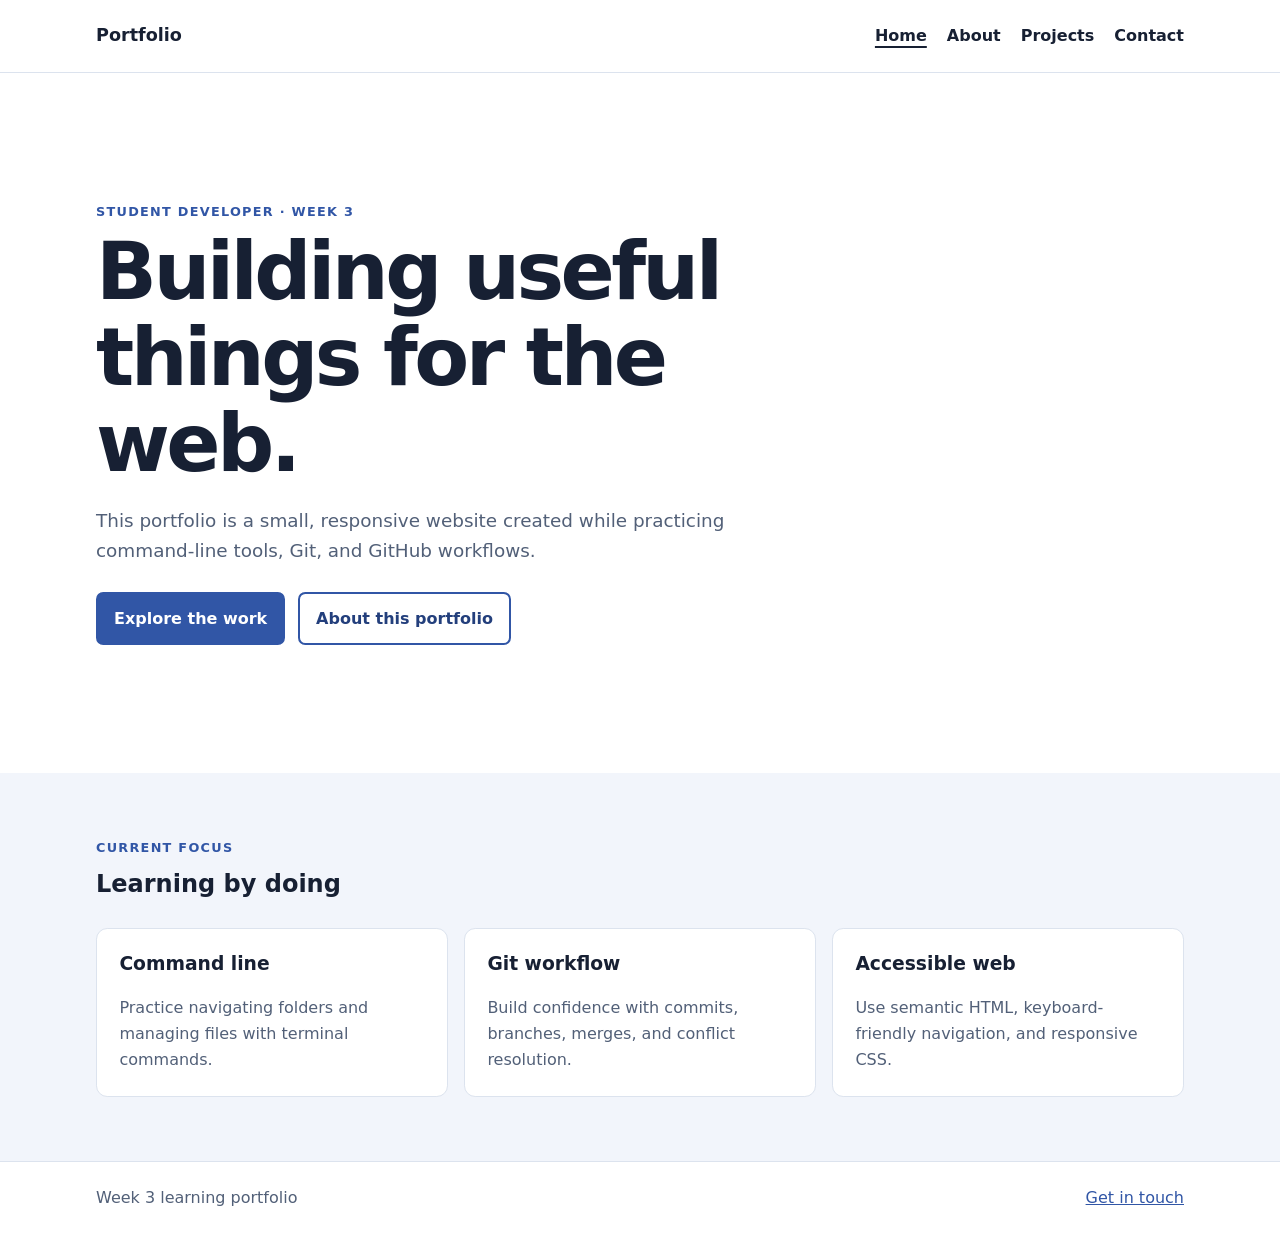
<file: index.html>
<!doctype html>
<html lang="en">
<head>
  <meta charset="utf-8">
  <meta name="viewport" content="width=device-width, initial-scale=1">
  <meta name="description" content="A student developer portfolio built during Week 3.">
  <title>Home | Portfolio</title>
  <link rel="stylesheet" href="css/styles.css">
</head>
<body>
  <a class="skip-link" href="#main">Skip to content</a>
  <header class="site-header">
    <nav class="navigation container" aria-label="Main navigation">
      <a class="brand" href="index.html">Portfolio</a>
      <ul class="navigation__links">
        <li><a aria-current="page" href="index.html">Home</a></li>
        <li><a href="about.html">About</a></li>
        <li><a href="projects.html">Projects</a></li>
        <li><a href="contact.html">Contact</a></li>
      </ul>
    </nav>
  </header>
  <main id="main">
    <section class="hero container">
      <p class="eyebrow">Student developer · Week 3</p>
      <h1>Building useful things for the web.</h1>
      <p class="hero__copy">This portfolio is a small, responsive website created while practicing command-line tools, Git, and GitHub workflows.</p>
      <div class="button-row">
        <a class="button" href="projects.html">Explore the work</a>
        <a class="button button--secondary" href="about.html">About this portfolio</a>
      </div>
    </section>
    <section class="section section--tint">
      <div class="container">
        <p class="eyebrow">Current focus</p>
        <h2>Learning by doing</h2>
        <div class="card-grid">
          <article class="card">
            <h3>Command line</h3>
            <p>Practice navigating folders and managing files with terminal commands.</p>
          </article>
          <article class="card">
            <h3>Git workflow</h3>
            <p>Build confidence with commits, branches, merges, and conflict resolution.</p>
          </article>
          <article class="card">
            <h3>Accessible web</h3>
            <p>Use semantic HTML, keyboard-friendly navigation, and responsive CSS.</p>
          </article>
        </div>
      </div>
    </section>
  </main>
  <footer class="site-footer">
    <div class="container footer-content">
      <p>Week 3 learning portfolio</p>
      <a href="contact.html">Get in touch</a>
    </div>
  </footer>
</body>
</html>
</file>
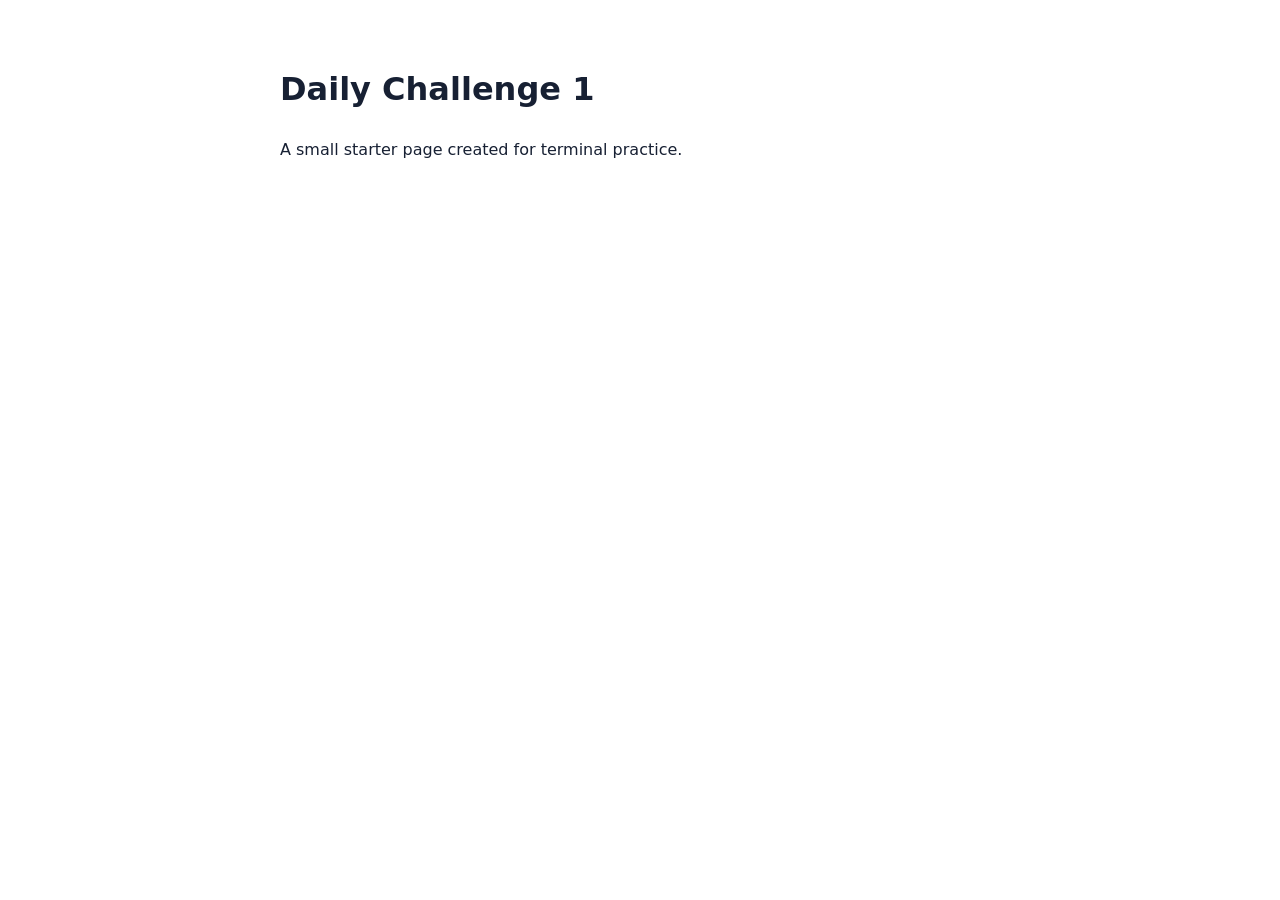
<file: daily-challenge-1/src/index.html>
<!doctype html>
<html lang="en">
<head>
  <meta charset="utf-8">
  <meta name="viewport" content="width=device-width, initial-scale=1">
  <title>Daily Challenge 1</title>
  <link rel="stylesheet" href="css/style.css">
</head>
<body>
  <main>
    <h1>Daily Challenge 1</h1>
    <p>A small starter page created for terminal practice.</p>
  </main>
  <script src="js/app.js" defer></script>
</body>
</html>
</file>
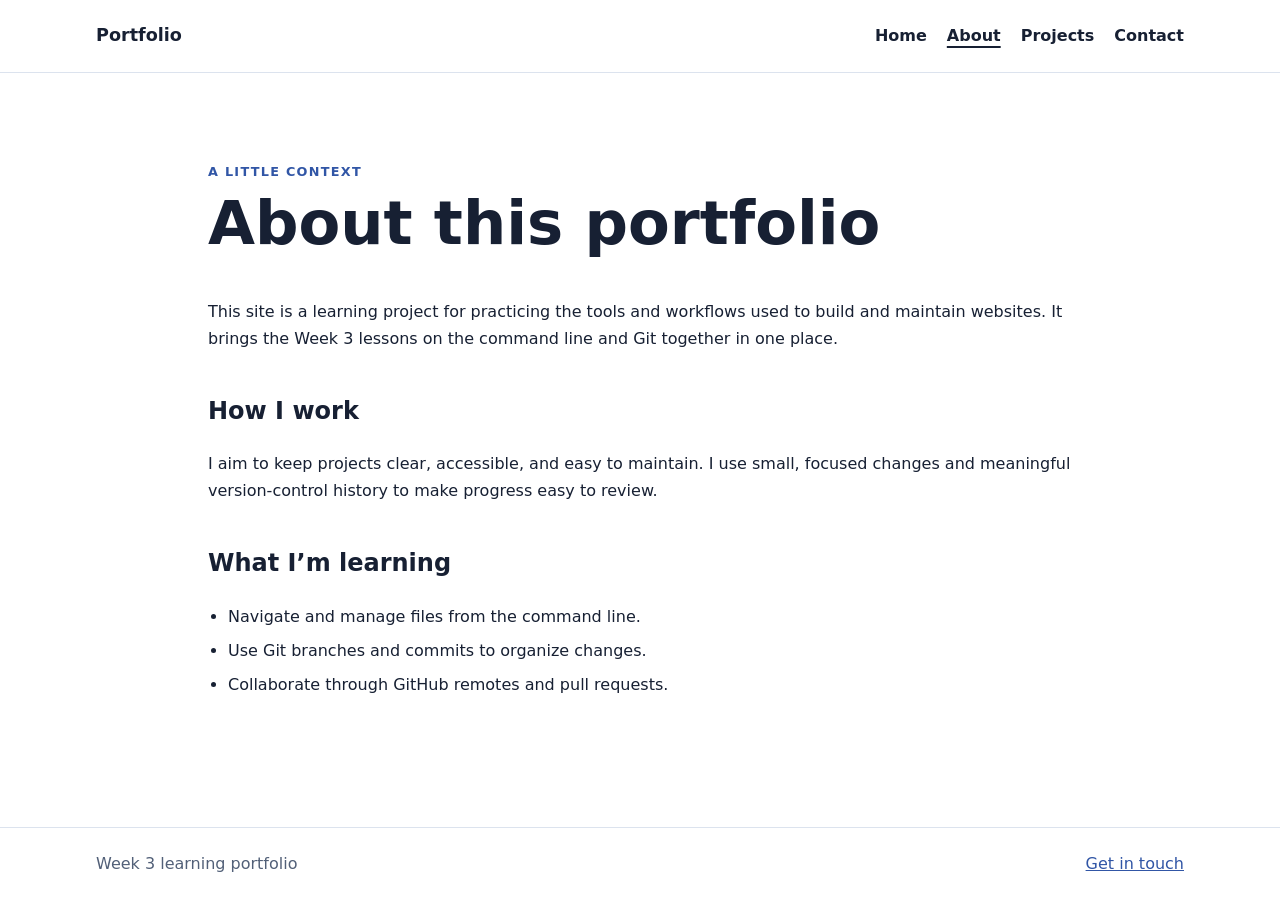
<file: about.html>
<!doctype html>
<html lang="en">
<head>
  <meta charset="utf-8">
  <meta name="viewport" content="width=device-width, initial-scale=1">
  <meta name="description" content="About this student developer portfolio.">
  <title>About | Portfolio</title>
  <link rel="stylesheet" href="css/styles.css">
</head>
<body>
  <a class="skip-link" href="#main">Skip to content</a>
  <header class="site-header">
    <nav class="navigation container" aria-label="Main navigation">
      <a class="brand" href="index.html">Portfolio</a>
      <ul class="navigation__links">
        <li><a href="index.html">Home</a></li>
        <li><a aria-current="page" href="about.html">About</a></li>
        <li><a href="projects.html">Projects</a></li>
        <li><a href="contact.html">Contact</a></li>
      </ul>
    </nav>
  </header>
  <main id="main" class="container page-content">
    <p class="eyebrow">A little context</p>
    <h1>About this portfolio</h1>
    <p>This site is a learning project for practicing the tools and workflows used to build and maintain websites. It brings the Week 3 lessons on the command line and Git together in one place.</p>
    <h2>How I work</h2>
    <p>I aim to keep projects clear, accessible, and easy to maintain. I use small, focused changes and meaningful version-control history to make progress easy to review.</p>
    <h2>What I’m learning</h2>
    <ul class="check-list">
      <li>Navigate and manage files from the command line.</li>
      <li>Use Git branches and commits to organize changes.</li>
      <li>Collaborate through GitHub remotes and pull requests.</li>
    </ul>
  </main>
  <footer class="site-footer">
    <div class="container footer-content">
      <p>Week 3 learning portfolio</p>
      <a href="contact.html">Get in touch</a>
    </div>
  </footer>
</body>
</html>
</file>
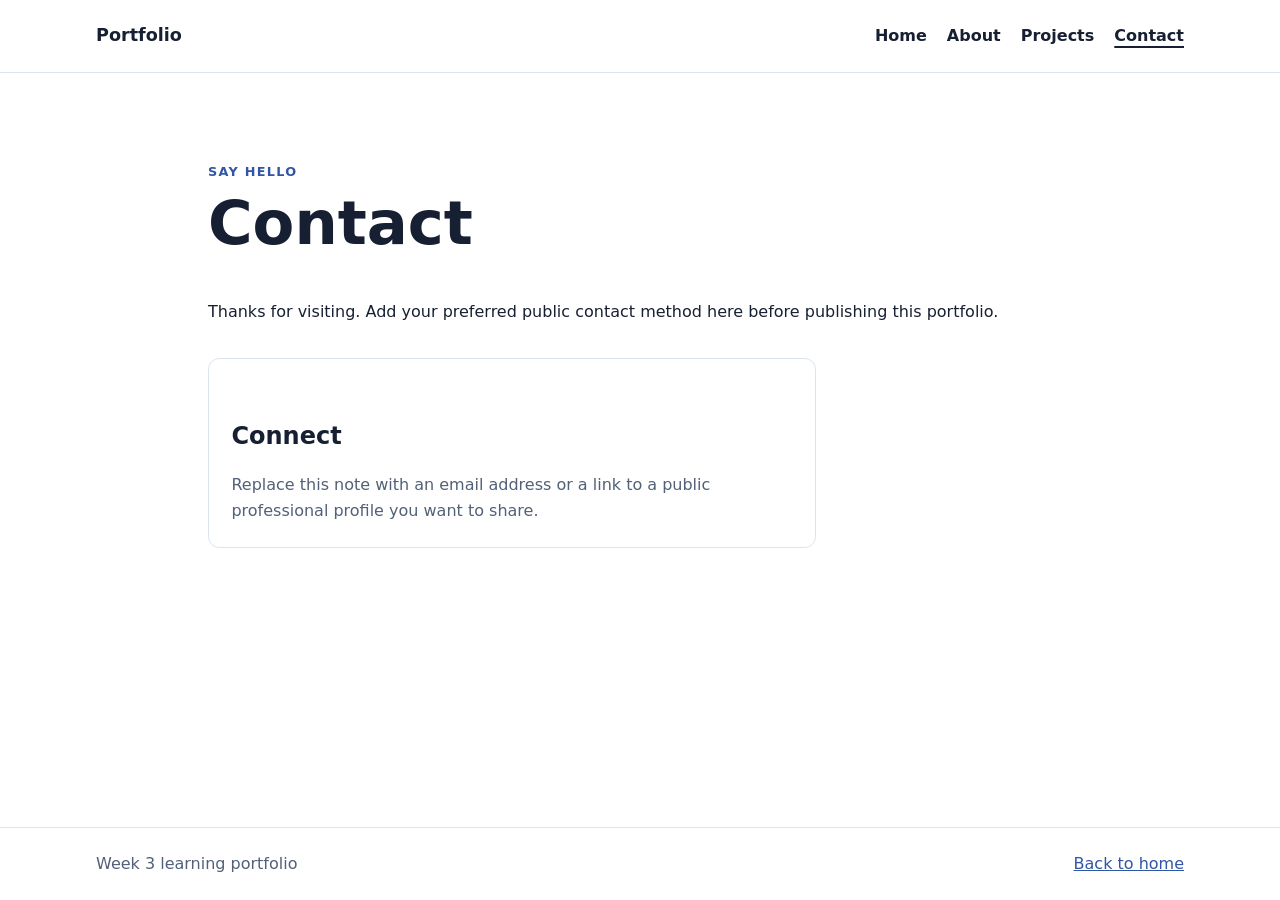
<file: contact.html>
<!doctype html>
<html lang="en">
<head>
  <meta charset="utf-8">
  <meta name="viewport" content="width=device-width, initial-scale=1">
  <meta name="description" content="Contact information for this portfolio.">
  <title>Contact | Portfolio</title>
  <link rel="stylesheet" href="css/styles.css">
</head>
<body>
  <a class="skip-link" href="#main">Skip to content</a>
  <header class="site-header">
    <nav class="navigation container" aria-label="Main navigation">
      <a class="brand" href="index.html">Portfolio</a>
      <ul class="navigation__links">
        <li><a href="index.html">Home</a></li>
        <li><a href="about.html">About</a></li>
        <li><a href="projects.html">Projects</a></li>
        <li><a aria-current="page" href="contact.html">Contact</a></li>
      </ul>
    </nav>
  </header>
  <main id="main" class="container page-content">
    <p class="eyebrow">Say hello</p>
    <h1>Contact</h1>
    <p>Thanks for visiting. Add your preferred public contact method here before publishing this portfolio.</p>
    <div class="card contact-card">
      <h2>Connect</h2>
      <p>Replace this note with an email address or a link to a public professional profile you want to share.</p>
    </div>
  </main>
  <footer class="site-footer">
    <div class="container footer-content">
      <p>Week 3 learning portfolio</p>
      <a href="index.html">Back to home</a>
    </div>
  </footer>
</body>
</html>
</file>
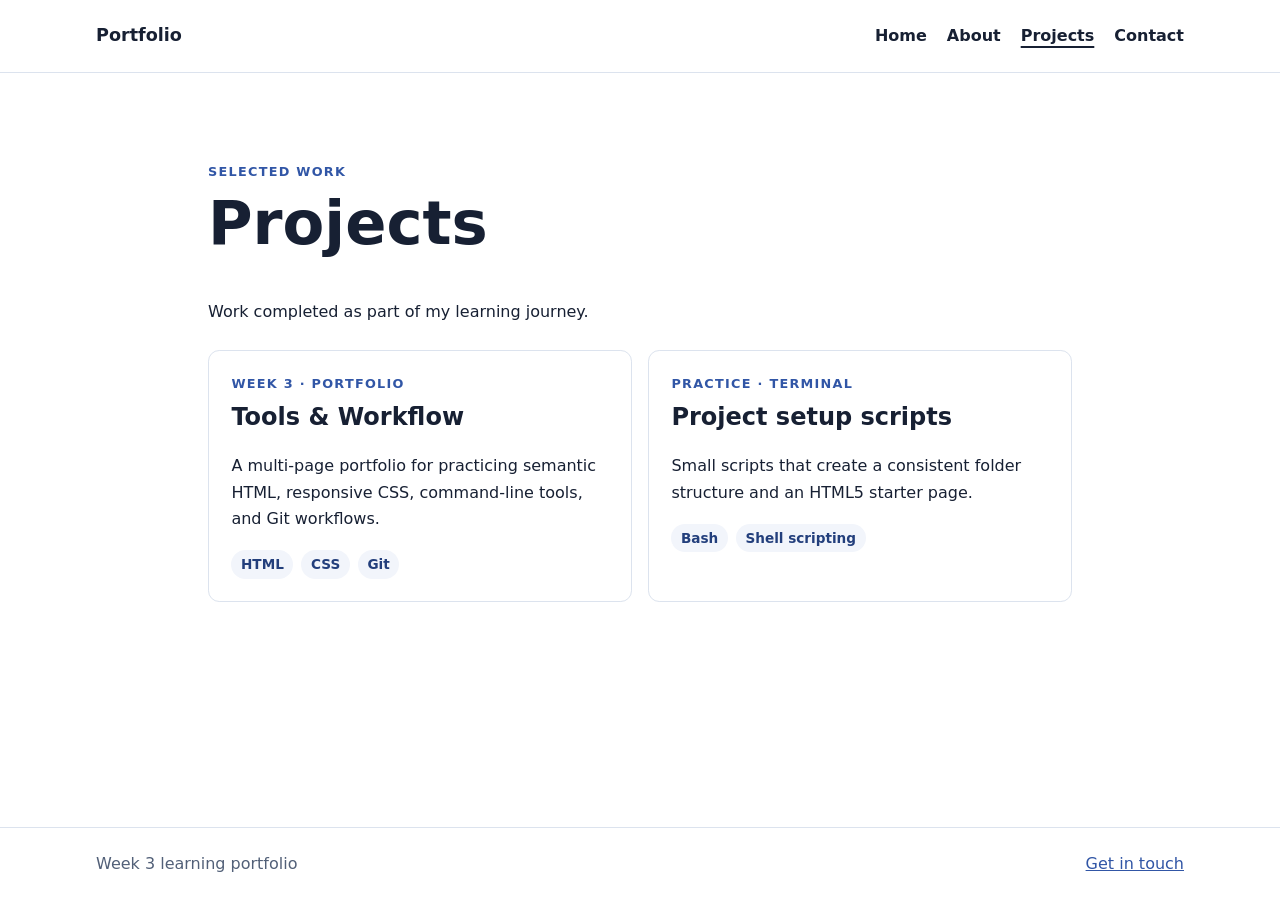
<file: projects.html>
<!doctype html>
<html lang="en">
<head>
  <meta charset="utf-8">
  <meta name="viewport" content="width=device-width, initial-scale=1">
  <meta name="description" content="Projects and practice work in this portfolio.">
  <title>Projects | Portfolio</title>
  <link rel="stylesheet" href="css/styles.css">
</head>
<body>
  <a class="skip-link" href="#main">Skip to content</a>
  <header class="site-header">
    <nav class="navigation container" aria-label="Main navigation">
      <a class="brand" href="index.html">Portfolio</a>
      <ul class="navigation__links">
        <li><a href="index.html">Home</a></li>
        <li><a href="about.html">About</a></li>
        <li><a aria-current="page" href="projects.html">Projects</a></li>
        <li><a href="contact.html">Contact</a></li>
      </ul>
    </nav>
  </header>
  <main id="main" class="container page-content">
    <p class="eyebrow">Selected work</p>
    <h1>Projects</h1>
    <p>Work completed as part of my learning journey.</p>
    <div class="card-grid project-grid">
      <article class="card project-card">
        <p class="eyebrow">Week 3 · Portfolio</p>
        <h2>Tools &amp; Workflow</h2>
        <p>A multi-page portfolio for practicing semantic HTML, responsive CSS, command-line tools, and Git workflows.</p>
        <ul class="tag-list" aria-label="Technologies">
          <li>HTML</li>
          <li>CSS</li>
          <li>Git</li>
        </ul>
      </article>
      <article class="card project-card">
        <p class="eyebrow">Practice · Terminal</p>
        <h2>Project setup scripts</h2>
        <p>Small scripts that create a consistent folder structure and an HTML5 starter page.</p>
        <ul class="tag-list" aria-label="Technologies">
          <li>Bash</li>
          <li>Shell scripting</li>
        </ul>
      </article>
    </div>
  </main>
  <footer class="site-footer">
    <div class="container footer-content">
      <p>Week 3 learning portfolio</p>
      <a href="contact.html">Get in touch</a>
    </div>
  </footer>
</body>
</html>
</file>
<file: css/styles.css>
:root {
  color-scheme: light;
  --ink: #172033;
  --muted: #526078;
  --paper: #ffffff;
  --tint: #f2f5fb;
  --line: #dce3ee;
  --accent: #3156a6;
  --accent-dark: #233f7c;
  --focus: #bf4b00;
  font-family: system-ui, -apple-system, BlinkMacSystemFont, "Segoe UI", sans-serif;
}

* {
  box-sizing: border-box;
}

body {
  display: flex;
  min-height: 100vh;
  flex-direction: column;
  margin: 0;
  color: var(--ink);
  background: var(--paper);
  line-height: 1.65;
}

a {
  color: var(--accent);
}

a:hover {
  color: var(--accent-dark);
}

a:focus-visible {
  outline: 3px solid var(--focus);
  outline-offset: 4px;
}

.container {
  width: min(100% - 2rem, 68rem);
  margin-inline: auto;
}

.skip-link {
  position: absolute;
  z-index: 1;
  top: 0.75rem;
  left: 0.75rem;
  padding: 0.6rem 0.9rem;
  transform: translateY(-180%);
  color: #fff;
  background: var(--ink);
}

.skip-link:focus {
  transform: translateY(0);
}

.site-header {
  border-bottom: 1px solid var(--line);
}

.navigation,
.navigation__links,
.footer-content,
.button-row {
  display: flex;
  align-items: center;
}

.navigation {
  min-height: 4.5rem;
  justify-content: space-between;
  gap: 1.5rem;
}

.brand {
  color: var(--ink);
  font-size: 1.1rem;
  font-weight: 750;
  text-decoration: none;
}

.navigation__links {
  flex-wrap: wrap;
  gap: 0.35rem 1.25rem;
  margin: 0;
  padding: 0;
  list-style: none;
}

.navigation__links a {
  display: inline-block;
  padding-block: 0.35rem;
  color: var(--ink);
  font-weight: 600;
  text-decoration: none;
  text-underline-offset: 0.3em;
}

.navigation__links a:hover,
.navigation__links a[aria-current="page"] {
  text-decoration: underline;
  text-decoration-thickness: 2px;
}

main {
  flex: 1;
}

.hero {
  padding-block: clamp(4rem, 11vw, 8rem);
}

.hero h1 {
  max-width: 13ch;
  margin-block: 0.4rem 1rem;
  font-size: clamp(2.6rem, 7vw, 5rem);
  line-height: 1.08;
  letter-spacing: -0.045em;
}

.hero__copy {
  max-width: 43rem;
  color: var(--muted);
  font-size: 1.15rem;
}

.eyebrow {
  margin: 0;
  color: var(--accent);
  font-size: 0.8rem;
  font-weight: 750;
  letter-spacing: 0.1em;
  text-transform: uppercase;
}

.button-row {
  flex-wrap: wrap;
  gap: 0.8rem;
  margin-top: 1.6rem;
}

.button {
  display: inline-block;
  padding: 0.7rem 1rem;
  border: 2px solid var(--accent);
  border-radius: 0.45rem;
  color: #fff;
  background: var(--accent);
  font-weight: 700;
  text-decoration: none;
}

.button:hover {
  color: #fff;
  background: var(--accent-dark);
}

.button--secondary {
  color: var(--accent-dark);
  background: transparent;
}

.button--secondary:hover {
  color: #fff;
}

.section {
  padding-block: 4rem;
}

.section--tint {
  background: var(--tint);
}

.section h2,
.page-content h1 {
  margin-top: 0.4rem;
}

.card-grid {
  display: grid;
  grid-template-columns: repeat(3, minmax(0, 1fr));
  gap: 1rem;
  margin-top: 1.5rem;
}

.card {
  padding: 1.4rem;
  border: 1px solid var(--line);
  border-radius: 0.7rem;
  background: var(--paper);
}

.card h2,
.card h3 {
  margin-top: 0;
  line-height: 1.3;
}

.card p:last-child {
  margin-bottom: 0;
  color: var(--muted);
}

.page-content {
  max-width: 54rem;
  padding-block: clamp(3rem, 8vw, 5.5rem);
}

.page-content h1 {
  font-size: clamp(2.3rem, 6vw, 3.8rem);
  line-height: 1.15;
}

.page-content h2 {
  margin-top: 2.5rem;
}

.check-list {
  padding-left: 1.25rem;
}

.check-list li + li {
  margin-top: 0.5rem;
}

.project-grid {
  grid-template-columns: repeat(2, minmax(0, 1fr));
}

.project-card h2 {
  margin-top: 0.5rem;
}

.tag-list {
  display: flex;
  flex-wrap: wrap;
  gap: 0.5rem;
  margin: 1.1rem 0 0;
  padding: 0;
  list-style: none;
}

.tag-list li {
  padding: 0.2rem 0.6rem;
  border-radius: 999px;
  color: var(--accent-dark);
  background: var(--tint);
  font-size: 0.85rem;
  font-weight: 650;
}

.contact-card {
  max-width: 38rem;
  margin-top: 2rem;
}

.site-footer {
  border-top: 1px solid var(--line);
}

.footer-content {
  min-height: 4.5rem;
  justify-content: space-between;
  gap: 1rem;
  color: var(--muted);
}

.footer-content p {
  margin-block: 0.75rem;
}

@media (max-width: 700px) {
  .navigation {
    align-items: flex-start;
    flex-direction: column;
    justify-content: center;
    gap: 0.25rem;
    padding-block: 0.8rem;
  }

  .navigation__links {
    gap: 0.2rem 1rem;
  }

  .card-grid,
  .project-grid {
    grid-template-columns: 1fr;
  }
}

@media (prefers-reduced-motion: no-preference) {
  html {
    scroll-behavior: smooth;
  }
}
</file>
<file: daily-challenge-1/src/css/style.css>
body {
  max-width: 45rem;
  margin: 4rem auto;
  padding-inline: 1rem;
  color: #172033;
  font-family: system-ui, sans-serif;
  line-height: 1.6;
}
</file>
